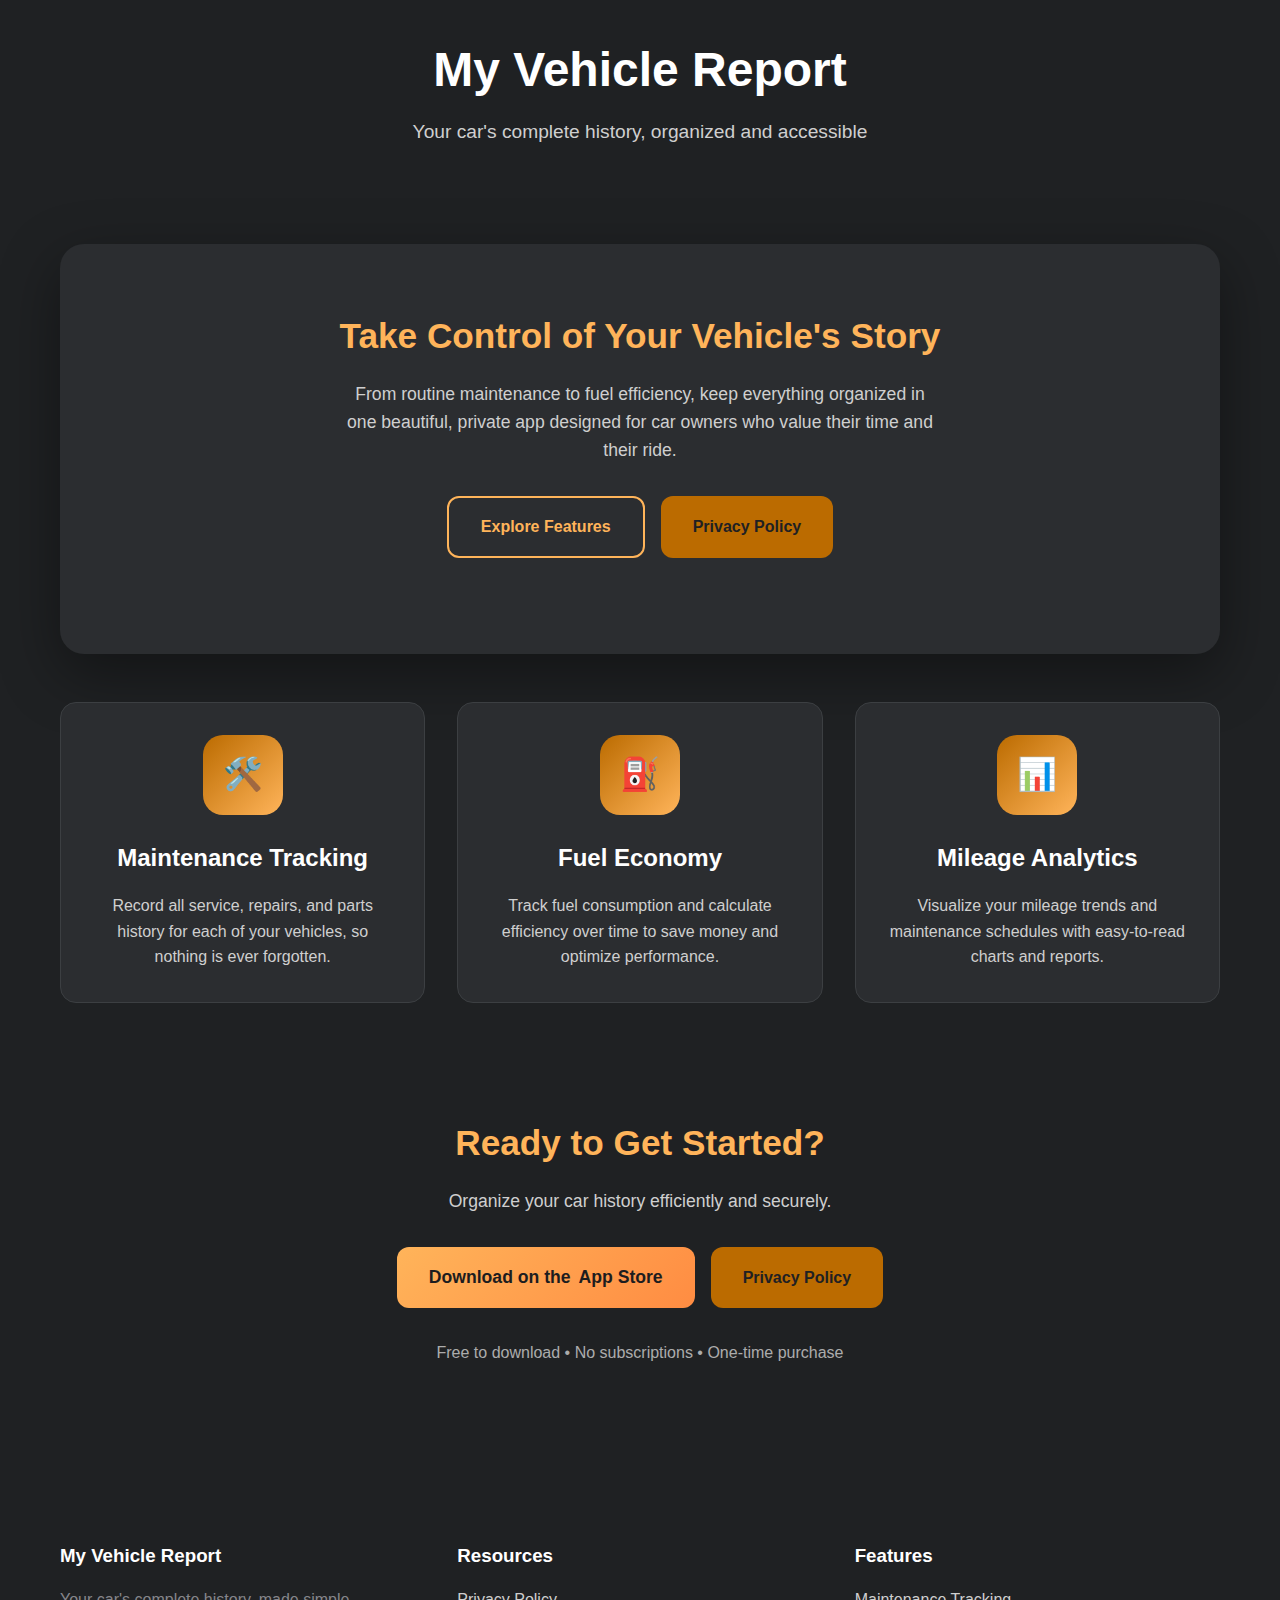
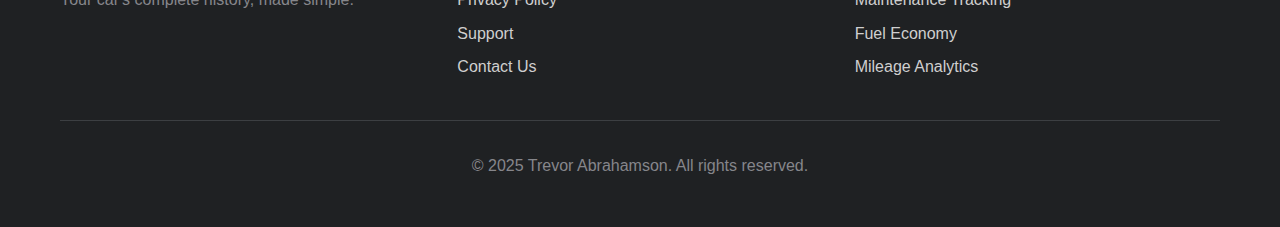
<file: index.html>
<!DOCTYPE html>
<html lang="en">
<head>
<meta charset="UTF-8">
<meta name="viewport" content="width=device-width, initial-scale=1.0">
<title>My Vehicle Report - Complete Car Maintenance Tracker</title>
<meta name="description" content="Track maintenance, fuel economy, and mileage in one simple app. Your car's complete history, made easy.">
<style>
* {
    margin: 0;
    padding: 0;
    box-sizing: border-box;
}

body {
    font-family: -apple-system, BlinkMacSystemFont, 'Segoe UI', Roboto, sans-serif;
    line-height: 1.6;
    color: #E8E8E8;
    background: #1F2123;
    min-height: 100vh;
}

.container {
    max-width: 1200px;
    margin: 0 auto;
    padding: 0 20px;
}

header {
    padding: 2rem 0;
    text-align: center;
}

h1 {
    color: #FFFFFF;
    font-size: 3rem;
    font-weight: 700;
    margin-bottom: 0.5rem;
}

.tagline {
    color: #CFCFCF;
    font-size: 1.2rem;
    margin-bottom: 2rem;
    font-weight: 300;
}

.hero {
    background: #2B2D30;
    border-radius: 24px;
    padding: 4rem 2rem;
    margin: 2rem 0;
    box-shadow: 0 20px 60px rgba(0,0,0,0.4);
    text-align: center;
}

.hero h2 {
    font-size: 2.2rem;
    color: #FFB45A;
    margin-bottom: 1rem;
}

.hero p {
    font-size: 1.1rem;
    color: #CFCFCF;
    max-width: 600px;
    margin: 0 auto 2rem;
}

.features-grid {
    display: grid;
    grid-template-columns: repeat(auto-fit, minmax(320px, 1fr));
    gap: 2rem;
    margin: 3rem 0;
}

.feature-card {
    background: #2B2D30;
    padding: 2rem;
    border-radius: 16px;
    text-align: center;
    border: 1px solid #3C3F42;
    transition: transform 0.3s ease, box-shadow 0.3s ease;
}

.feature-card:hover {
    transform: translateY(-5px);
    box-shadow: 0 15px 40px rgba(255,180,90,0.3);
}

.feature-icon {
    width: 80px;
    height: 80px;
    background: linear-gradient(135deg, #BB6B00, #FFB45A);
    border-radius: 20px;
    display: flex;
    align-items: center;
    justify-content: center;
    color: #1F2123;
    font-size: 2rem;
    margin: 0 auto 1.5rem;
}

.feature-card h3 {
    font-size: 1.5rem;
    color: #FFFFFF;
    margin-bottom: 1rem;
}

.feature-card p {
    color: #CFCFCF;
    line-height: 1.6;
}

.cta-section {
    text-align: center;
    padding: 4rem 2rem;
}

.cta-buttons {
    display: flex;
    gap: 1rem;
    justify-content: center;
    flex-wrap: wrap;
    margin: 2rem 0;
}

.btn {
    display: inline-flex;
    align-items: center;
    gap: 0.5rem;
    padding: 1rem 2rem;
    background: #BB6B00;
    color: #1F2123;
    text-decoration: none;
    border-radius: 12px;
    font-weight: 600;
    transition: all 0.3s ease;
    border: none;
    cursor: pointer;
}

.btn:hover {
    background: #FFB45A;
    color: #1F2123;
    transform: translateY(-2px);
}

.btn-appstore {
    background: #000;
}

.btn-appstore:hover {
    background: #333;
}

.btn-outline {
    background: transparent;
    border: 2px solid #FFB45A;
    color: #FFB45A;
}

.btn-outline:hover {
    background: #FFB45A;
    color: #1F2123;
}

footer {
    background: #1F2123;
    color: #E8E8E8;
    padding: 3rem 0;
    margin-top: 4rem;
}

.footer-content {
    display: grid;
    grid-template-columns: repeat(auto-fit, minmax(250px, 1fr));
    gap: 2rem;
    margin-bottom: 2rem;
}

.footer-section h3 {
    margin-bottom: 1rem;
    color: #FFFFFF;
}

.footer-section a {
    color: #CFCFCF;
    text-decoration: none;
    display: block;
    margin-bottom: 0.5rem;
    transition: color 0.3s ease;
}

.footer-section a:hover {
    color: #FFB45A;
}

.copyright {
    text-align: center;
    padding-top: 2rem;
    border-top: 1px solid #3C3F42;
    color: #86868b;
}

@media (max-width: 768px) {
    h1 { font-size: 2.2rem; }
    .tagline { font-size: 1rem; }
    .hero { padding: 2rem 1rem; }
    .features-grid { grid-template-columns: 1fr; }
    .cta-buttons { flex-direction: column; align-items: center; }
    .btn { width: 100%; max-width: 300px; justify-content: center; }
}
</style>
</head>
<body>
<div class="container">
    <header>
        <h1>My Vehicle Report</h1>
        <p class="tagline">Your car's complete history, organized and accessible</p>
    </header>

    <section class="hero">
        <h2>Take Control of Your Vehicle's Story</h2>
        <p>From routine maintenance to fuel efficiency, keep everything organized in one beautiful, private app designed for car owners who value their time and their ride.</p>
        <div class="cta-buttons">
            <a href="#features" class="btn btn-outline">Explore Features</a>
            <a href="./privacy-policy.html" class="btn">Privacy Policy</a>
        </div>
    </section>

    <section class="features-grid" id="features">
        <div class="feature-card">
            <div class="feature-icon">🛠️</div>
            <h3>Maintenance Tracking</h3>
            <p>Record all service, repairs, and parts history for each of your vehicles, so nothing is ever forgotten.</p>
        </div>
        <div class="feature-card">
            <div class="feature-icon">⛽</div>
            <h3>Fuel Economy</h3>
            <p>Track fuel consumption and calculate efficiency over time to save money and optimize performance.</p>
        </div>
        <div class="feature-card">
            <div class="feature-icon">📊</div>
            <h3>Mileage Analytics</h3>
            <p>Visualize your mileage trends and maintenance schedules with easy-to-read charts and reports.</p>
        </div>
    </section>

    <section class="cta-section">
    <h2 style="color: #FFB45A; font-size: 2.2rem; margin-bottom: 1rem;">Ready to Get Started?</h2>
    <p style="color: #CFCFCF; margin-bottom: 2rem; font-size: 1.1rem;">Organize your car history efficiently and securely.</p>
    <div class="cta-buttons">
        <a href="https://apps.apple.com/app/idYOUR_APP_ID_HERE" 
           style="display: inline-flex; align-items: center; justify-content: center; gap: 0.5rem; padding: 1rem 2rem; background: linear-gradient(135deg, #FFB45A, #FF8C42); color: #1d1d1f; font-weight: 700; font-size: 1.1rem; border-radius: 12px; text-decoration: none; transition: all 0.3s ease;" 
           onmouseover="this.style.filter='brightness(1.1)'" 
           onmouseout="this.style.filter='brightness(1)'">
            <span>Download on the</span>
            <span>App Store</span>
        </a>
        <a href="./privacy-policy.html" class="btn" style="padding: 1rem 2rem;">Privacy Policy</a>
    </div>
    <p style="color: #CFCFCF; margin-top: 1rem; opacity: 0.8;">Free to download • No subscriptions • One-time purchase</p>
</section>

</div>

<footer>
    <div class="container">
        <div class="footer-content">
            <div class="footer-section">
                <h3>My Vehicle Report</h3>
                <p style="color: #86868b;">Your car's complete history, made simple.</p>
            </div>
            <div class="footer-section">
                <h3>Resources</h3>
                <a href="./privacy-policy.html">Privacy Policy</a>
                <a href="mailto:support@myvehiclereport.com">Support</a>
                <a href="mailto:contact@myvehiclereport.com">Contact Us</a>
            </div>
            <div class="footer-section">
                <h3>Features</h3>
                <a href="#features">Maintenance Tracking</a>
                <a href="#features">Fuel Economy</a>
                <a href="#features">Mileage Analytics</a>
            </div>
        </div>
        <div class="copyright">
            <p>© 2025 Trevor Abrahamson. All rights reserved.</p>
        </div>
    </div>
</footer>
</body>
</html>
</file>
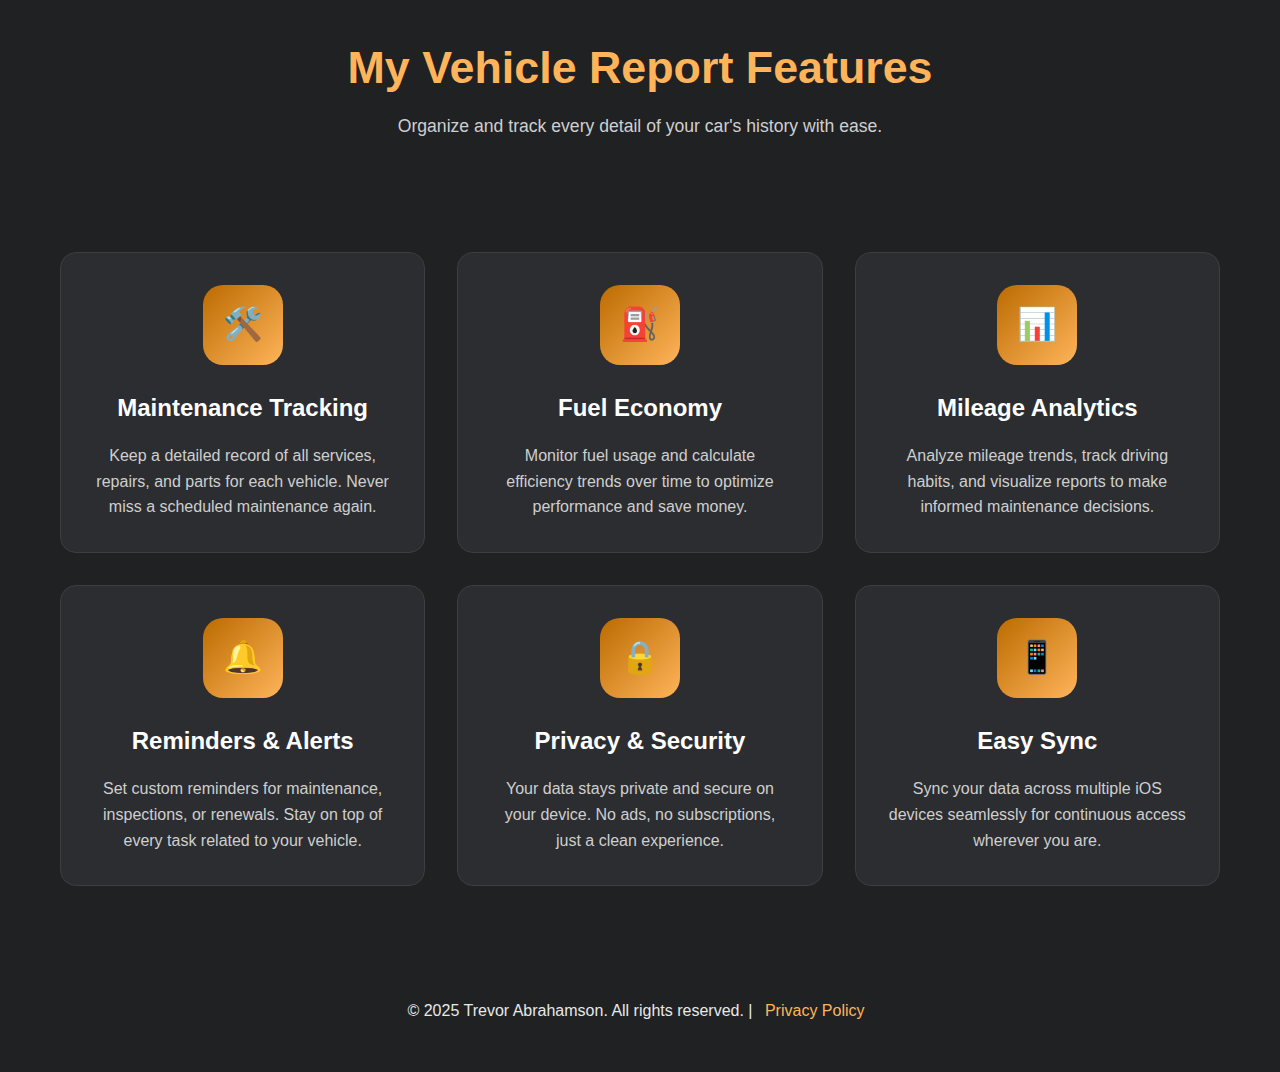
<file: features.html>
<!DOCTYPE html>
<html lang="en">
<head>
<meta charset="UTF-8">
<meta name="viewport" content="width=device-width, initial-scale=1.0">
<title>My Vehicle Report Features</title>
<meta name="description" content="Discover all the features of My Vehicle Report, your complete car maintenance and tracking app.">
<style>
* { margin: 0; padding: 0; box-sizing: border-box; }

body {
    font-family: -apple-system, BlinkMacSystemFont, 'Segoe UI', Roboto, sans-serif;
    line-height: 1.6;
    color: #E8E8E8;
    background: #1F2123;
    min-height: 100vh;
}

.container { max-width: 1200px; margin: 0 auto; padding: 0 20px; }

header { text-align: center; padding: 2rem 0; }

h1 { font-size: 2.8rem; color: #FFB45A; margin-bottom: 0.5rem; }
p.tagline { color: #CFCFCF; font-size: 1.1rem; margin-bottom: 2rem; font-weight: 300; }

.features-grid {
    display: grid;
    grid-template-columns: repeat(auto-fit, minmax(320px, 1fr));
    gap: 2rem;
    margin: 3rem 0;
}

.feature-card {
    background: #2B2D30;
    padding: 2rem;
    border-radius: 16px;
    text-align: center;
    border: 1px solid #3C3F42;
    transition: transform 0.3s ease, box-shadow 0.3s ease;
}

.feature-card:hover {
    transform: translateY(-5px);
    box-shadow: 0 15px 40px rgba(255,180,90,0.3);
}

.feature-icon {
    width: 80px;
    height: 80px;
    background: linear-gradient(135deg, #BB6B00, #FFB45A);
    border-radius: 20px;
    display: flex;
    align-items: center;
    justify-content: center;
    color: #1F2123;
    font-size: 2rem;
    margin: 0 auto 1.5rem;
}

.feature-card h3 { font-size: 1.5rem; color: #FFFFFF; margin-bottom: 1rem; }
.feature-card p { color: #CFCFCF; line-height: 1.6; }

footer {
    background: #1F2123;
    color: #E8E8E8;
    padding: 3rem 0;
    margin-top: 4rem;
    text-align: center;
}

footer a { color: #FFB45A; text-decoration: none; margin: 0 0.5rem; }
footer a:hover { text-decoration: underline; }

@media (max-width: 768px) {
    h1 { font-size: 2.2rem; }
    .features-grid { grid-template-columns: 1fr; }
}
</style>
</head>
<body>
<div class="container">
    <header>
        <h1>My Vehicle Report Features</h1>
        <p class="tagline">Organize and track every detail of your car's history with ease.</p>
    </header>

    <section class="features-grid">
        <div class="feature-card">
            <div class="feature-icon">🛠️</div>
            <h3>Maintenance Tracking</h3>
            <p>Keep a detailed record of all services, repairs, and parts for each vehicle. Never miss a scheduled maintenance again.</p>
        </div>
        <div class="feature-card">
            <div class="feature-icon">⛽</div>
            <h3>Fuel Economy</h3>
            <p>Monitor fuel usage and calculate efficiency trends over time to optimize performance and save money.</p>
        </div>
        <div class="feature-card">
            <div class="feature-icon">📊</div>
            <h3>Mileage Analytics</h3>
            <p>Analyze mileage trends, track driving habits, and visualize reports to make informed maintenance decisions.</p>
        </div>
        <div class="feature-card">
            <div class="feature-icon">🔔</div>
            <h3>Reminders & Alerts</h3>
            <p>Set custom reminders for maintenance, inspections, or renewals. Stay on top of every task related to your vehicle.</p>
        </div>
        <div class="feature-card">
            <div class="feature-icon">🔒</div>
            <h3>Privacy & Security</h3>
            <p>Your data stays private and secure on your device. No ads, no subscriptions, just a clean experience.</p>
        </div>
        <div class="feature-card">
            <div class="feature-icon">📱</div>
            <h3>Easy Sync</h3>
            <p>Sync your data across multiple iOS devices seamlessly for continuous access wherever you are.</p>
        </div>
    </section>
</div>

<footer>
    <p>© 2025 Trevor Abrahamson. All rights reserved. | <a href="./privacy-policy.html">Privacy Policy</a></p>
</footer>
</body>
</html>
</file>
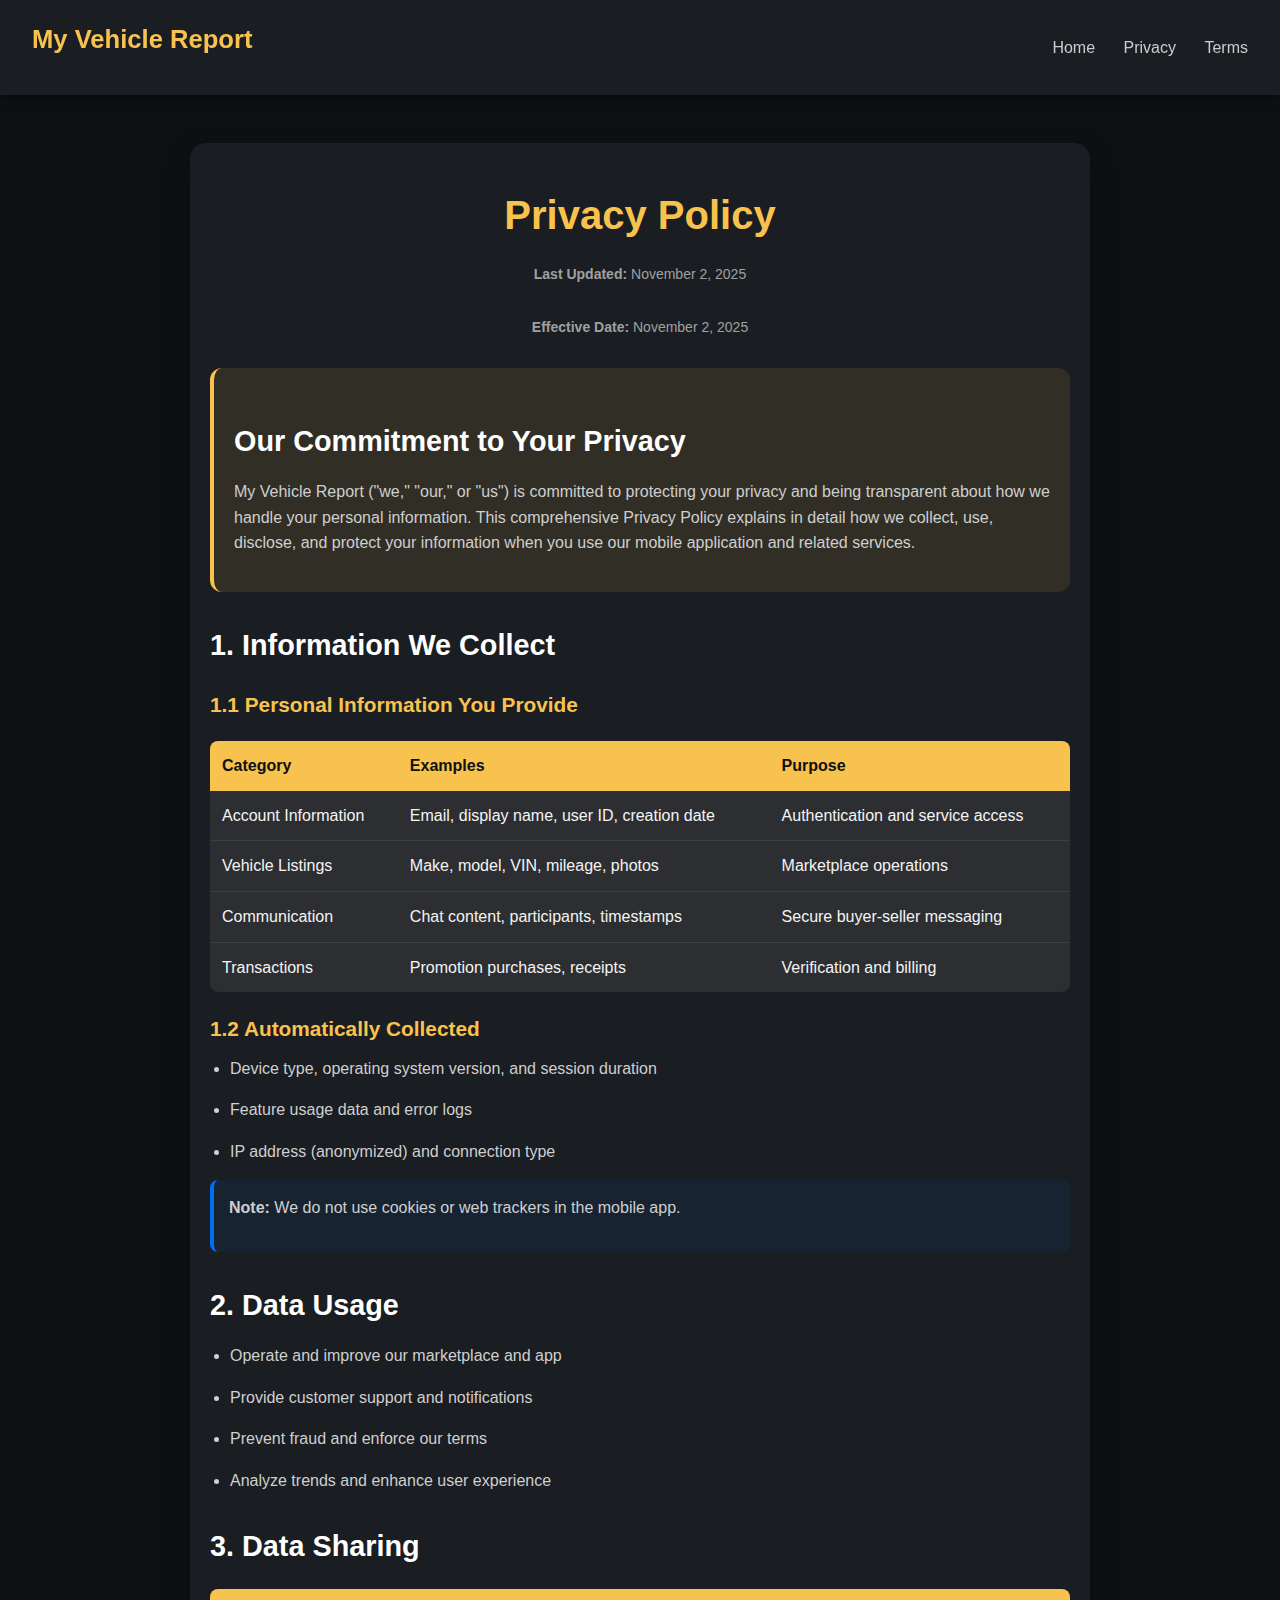
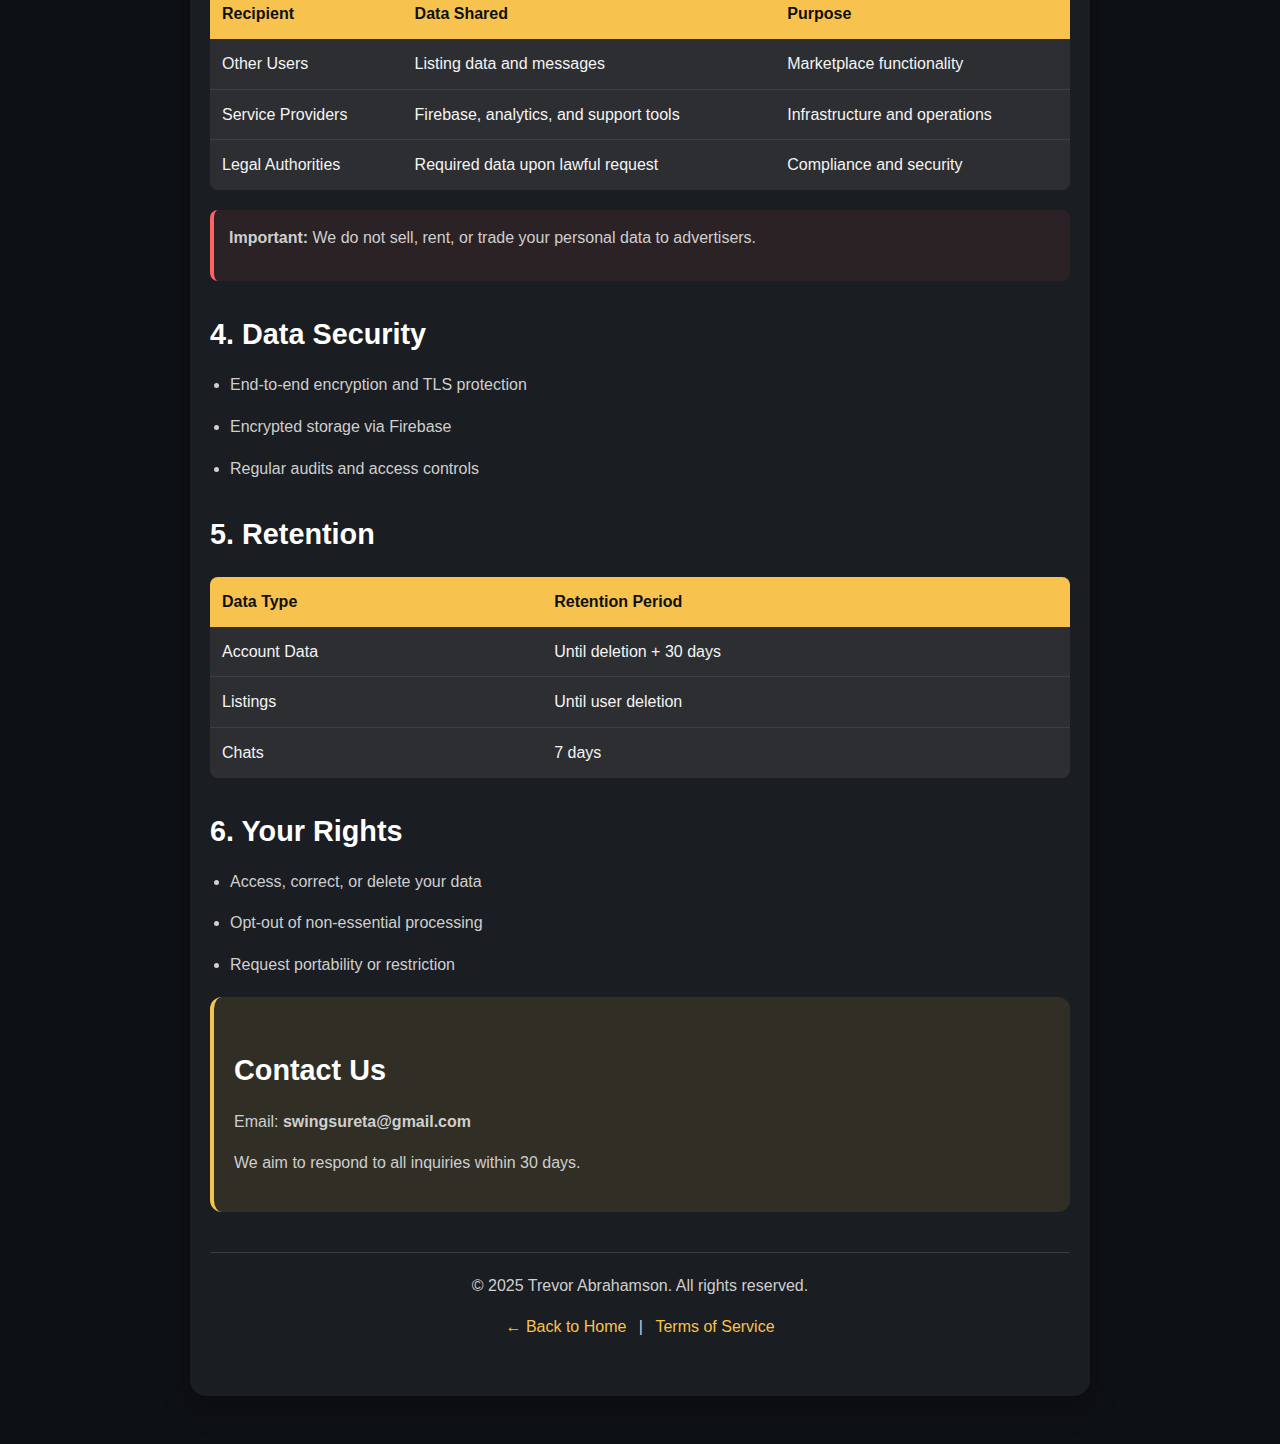
<file: privacy-policy.html>
<!DOCTYPE html>
<html lang="en">
<head>
<meta charset="UTF-8">
<meta name="viewport" content="width=device-width, initial-scale=1.0">
<title>Privacy Policy - My Vehicle Report</title>
<meta name="description" content="Comprehensive Privacy Policy for My Vehicle Report. Learn how we handle, protect, and manage your data with full transparency.">

<style>
:root {
  --bg-dark: #0e1114;
  --bg-mid: #1a1d21;
  --text-light: #f4f4f4;
  --accent: #f8c24e;
  --accent-blue: #0070f3;
  --border: #3c3f42;
}

* { margin: 0; padding: 0; box-sizing: border-box; }

body {
  font-family: -apple-system, BlinkMacSystemFont, 'Segoe UI', Roboto, sans-serif;
  background-color: var(--bg-dark);
  color: var(--text-light);
  line-height: 1.6;
  min-height: 100vh;
}

/* HEADER */
header {
  background: var(--bg-mid);
  color: white;
  padding: 1.2rem 2rem;
  display: flex;
  justify-content: space-between;
  align-items: center;
  position: sticky;
  top: 0;
  z-index: 100;
  box-shadow: 0 2px 10px rgba(0,0,0,0.5);
}

header h1 {
  color: var(--accent);
  font-size: 1.6rem;
  font-weight: 800;
}

nav a {
  color: #ccc;
  margin-left: 1.5rem;
  text-decoration: none;
  font-weight: 500;
  transition: color 0.3s ease;
}

nav a:hover {
  color: var(--accent);
}

/* PAGE CONTAINER */
.container {
  max-width: 900px;
  margin: 3rem auto;
  padding: 40px 20px;
  background: var(--bg-mid);
  border-radius: 16px;
  box-shadow: 0 10px 30px rgba(0,0,0,0.3);
}

/* HEADINGS */
h1 {
  font-size: 2.5rem;
  color: var(--accent);
  margin-bottom: 1rem;
  text-align: center;
}
h2 {
  font-size: 1.8rem;
  color: #fff;
  margin-top: 30px;
  margin-bottom: 15px;
}
h3 {
  font-size: 1.3rem;
  color: var(--accent);
  margin-top: 20px;
  margin-bottom: 10px;
}
p, li {
  color: #cfcfcf;
  margin-bottom: 1rem;
}
ul { margin-left: 20px; margin-bottom: 1rem; }

.last-updated {
  color: #a0a0a0;
  font-size: 14px;
  margin-bottom: 30px;
  text-align: center;
}

/* BOX STYLES */
.highlight-box {
  background: rgba(248, 194, 78, 0.1);
  padding: 20px;
  border-radius: 12px;
  margin: 20px 0;
  border-left: 4px solid var(--accent);
}
.info-box {
  background: rgba(0,112,243,0.08);
  padding: 15px;
  border-radius: 8px;
  margin: 15px 0;
  border-left: 4px solid var(--accent-blue);
}
.warning-box {
  background: rgba(255,100,100,0.08);
  padding: 15px;
  border-radius: 8px;
  margin: 15px 0;
  border-left: 4px solid #ff6464;
}

/* TABLE */
.data-table {
  width: 100%;
  border-collapse: collapse;
  margin: 20px 0;
  background: #2c2e31;
  border-radius: 8px;
  overflow: hidden;
}
.data-table th {
  background: var(--accent);
  color: var(--bg-dark);
  padding: 12px;
  text-align: left;
  font-weight: 600;
}
.data-table td {
  padding: 12px;
  border-bottom: 1px solid var(--border);
}
.data-table tr:last-child td { border-bottom: none; }

/* FOOTER */
.footer {
  margin-top: 40px;
  padding-top: 20px;
  border-top: 1px solid var(--border);
  text-align: center;
  color: #a0a0a0;
}
.footer a {
  color: var(--accent);
  text-decoration: none;
  margin: 0 0.5rem;
}
.footer a:hover { text-decoration: underline; }

@media (max-width: 768px) {
  h1 { font-size: 2rem; }
  h2 { font-size: 1.5rem; }
  .data-table { font-size: 14px; }
  .data-table th, .data-table td { padding: 8px; }
  header { flex-direction: column; gap: 0.5rem; text-align: center; }
  nav a { margin: 0 0.7rem; }
}
</style>
</head>
<body>

<header>
  <h1>My Vehicle Report</h1>
  <nav>
    <a href="./index.html">Home</a>
    <a href="./privacy-policy.html">Privacy</a>
    <a href="./terms.html">Terms</a>
  </nav>
</header>

<div class="container">
  <h1>Privacy Policy</h1>
  <p class="last-updated"><strong>Last Updated:</strong> November 2, 2025</p>
  <p class="last-updated"><strong>Effective Date:</strong> November 2, 2025</p>

  <div class="highlight-box">
    <h2>Our Commitment to Your Privacy</h2>
    <p>My Vehicle Report ("we," "our," or "us") is committed to protecting your privacy and being transparent about how we handle your personal information. This comprehensive Privacy Policy explains in detail how we collect, use, disclose, and protect your information when you use our mobile application and related services.</p>
  </div>

  <h2>1. Information We Collect</h2>
  <h3>1.1 Personal Information You Provide</h3>
  <table class="data-table">
    <thead>
      <tr>
        <th>Category</th>
        <th>Examples</th>
        <th>Purpose</th>
      </tr>
    </thead>
    <tbody>
      <tr>
        <td>Account Information</td>
        <td>Email, display name, user ID, creation date</td>
        <td>Authentication and service access</td>
      </tr>
      <tr>
        <td>Vehicle Listings</td>
        <td>Make, model, VIN, mileage, photos</td>
        <td>Marketplace operations</td>
      </tr>
      <tr>
        <td>Communication</td>
        <td>Chat content, participants, timestamps</td>
        <td>Secure buyer-seller messaging</td>
      </tr>
      <tr>
        <td>Transactions</td>
        <td>Promotion purchases, receipts</td>
        <td>Verification and billing</td>
      </tr>
    </tbody>
  </table>

  <h3>1.2 Automatically Collected</h3>
  <ul>
    <li>Device type, operating system version, and session duration</li>
    <li>Feature usage data and error logs</li>
    <li>IP address (anonymized) and connection type</li>
  </ul>

  <div class="info-box">
    <p><strong>Note:</strong> We do not use cookies or web trackers in the mobile app.</p>
  </div>

  <h2>2. Data Usage</h2>
  <ul>
    <li>Operate and improve our marketplace and app</li>
    <li>Provide customer support and notifications</li>
    <li>Prevent fraud and enforce our terms</li>
    <li>Analyze trends and enhance user experience</li>
  </ul>

  <h2>3. Data Sharing</h2>
  <table class="data-table">
    <thead>
      <tr>
        <th>Recipient</th>
        <th>Data Shared</th>
        <th>Purpose</th>
      </tr>
    </thead>
    <tbody>
      <tr>
        <td>Other Users</td>
        <td>Listing data and messages</td>
        <td>Marketplace functionality</td>
      </tr>
      <tr>
        <td>Service Providers</td>
        <td>Firebase, analytics, and support tools</td>
        <td>Infrastructure and operations</td>
      </tr>
      <tr>
        <td>Legal Authorities</td>
        <td>Required data upon lawful request</td>
        <td>Compliance and security</td>
      </tr>
    </tbody>
  </table>

  <div class="warning-box">
    <p><strong>Important:</strong> We do not sell, rent, or trade your personal data to advertisers.</p>
  </div>

  <h2>4. Data Security</h2>
  <ul>
    <li>End-to-end encryption and TLS protection</li>
    <li>Encrypted storage via Firebase</li>
    <li>Regular audits and access controls</li>
  </ul>

  <h2>5. Retention</h2>
  <table class="data-table">
    <thead>
      <tr>
        <th>Data Type</th>
        <th>Retention Period</th>
      </tr>
    </thead>
    <tbody>
      <tr>
        <td>Account Data</td>
        <td>Until deletion + 30 days</td>
      </tr>
      <tr>
        <td>Listings</td>
        <td>Until user deletion</td>
      </tr>
      <tr>
        <td>Chats</td>
        <td>7 days</td>
      </tr>
    </tbody>
  </table>

  <h2>6. Your Rights</h2>
  <ul>
    <li>Access, correct, or delete your data</li>
    <li>Opt-out of non-essential processing</li>
    <li>Request portability or restriction</li>
  </ul>

  <div class="highlight-box">
    <h2>Contact Us</h2>
    <p>Email: <strong>swingsureta@gmail.com</strong></p>
    <p>We aim to respond to all inquiries within 30 days.</p>
  </div>

  <div class="footer">
    <p>© 2025 Trevor Abrahamson. All rights reserved.</p>
    <p><a href="./index.html">← Back to Home</a> | <a href="./terms.html">Terms of Service</a></p>
  </div>
</div>

</body>
</html>
</file>
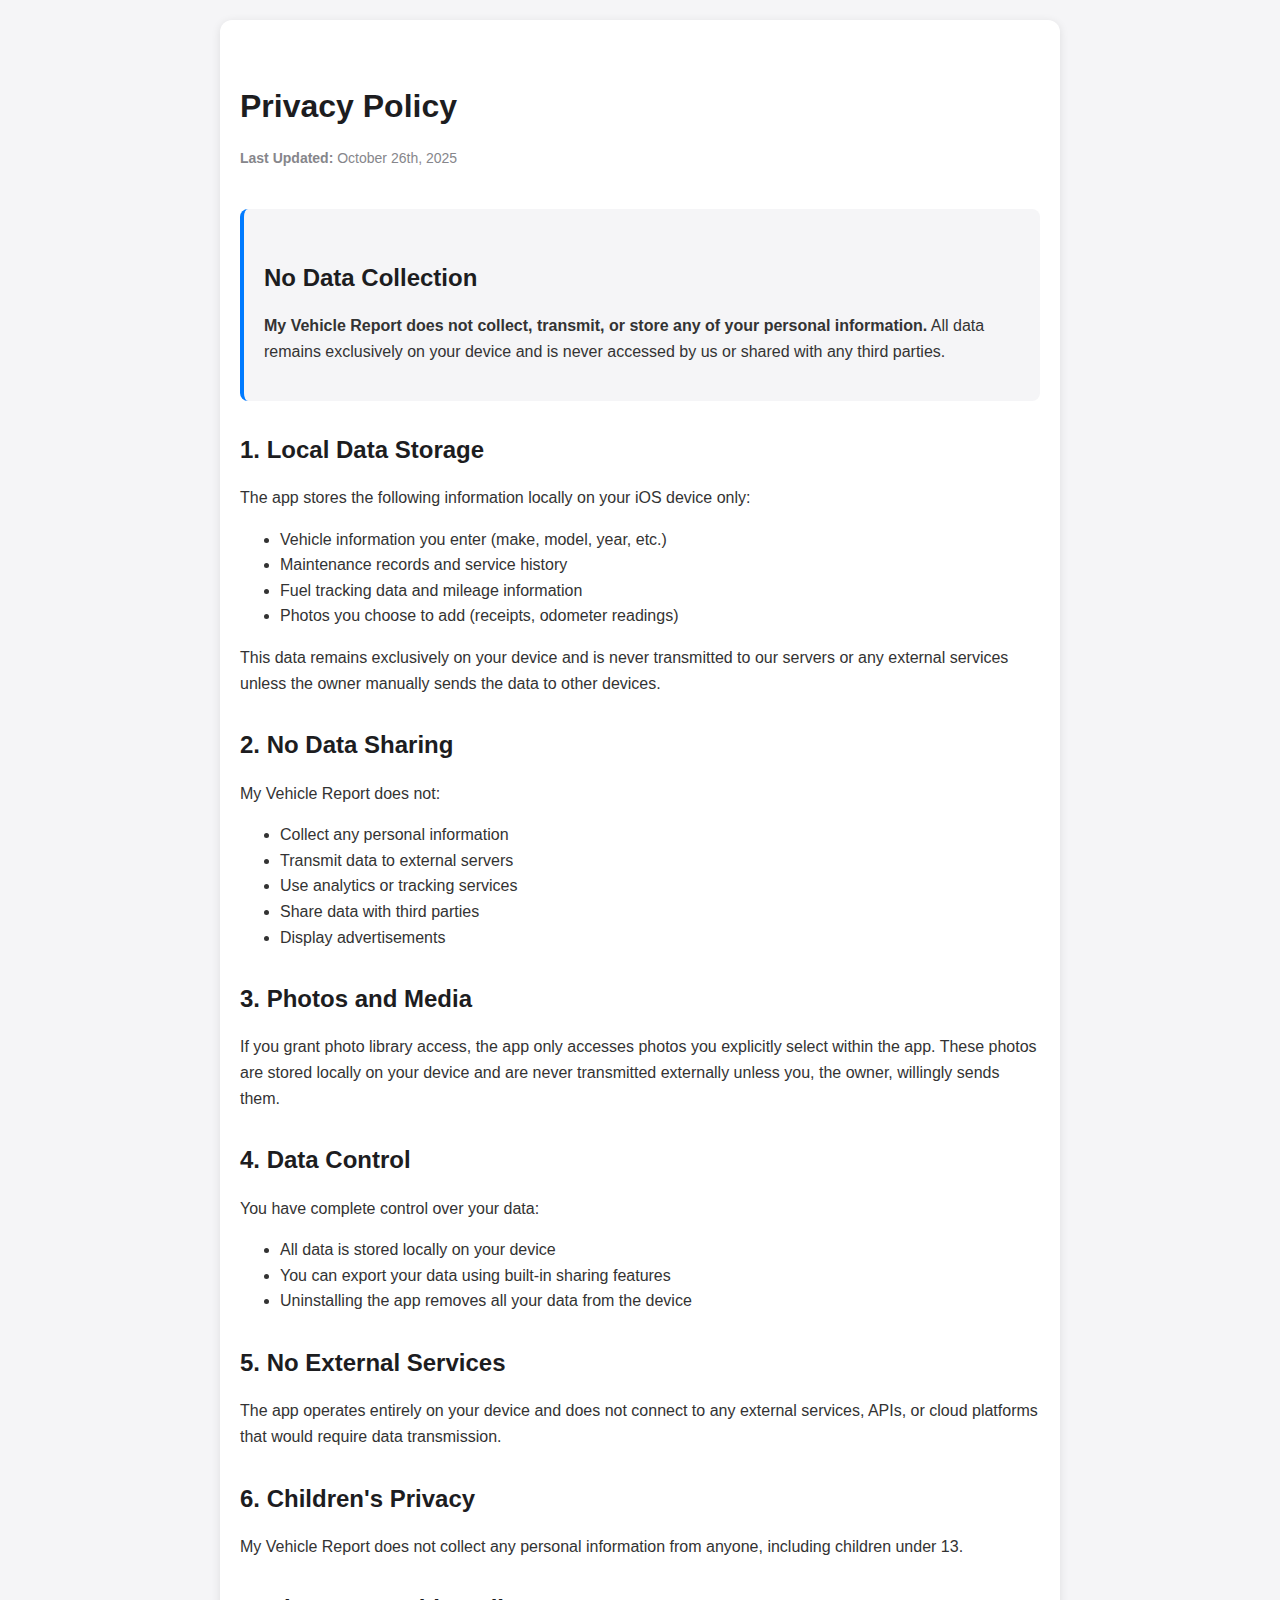
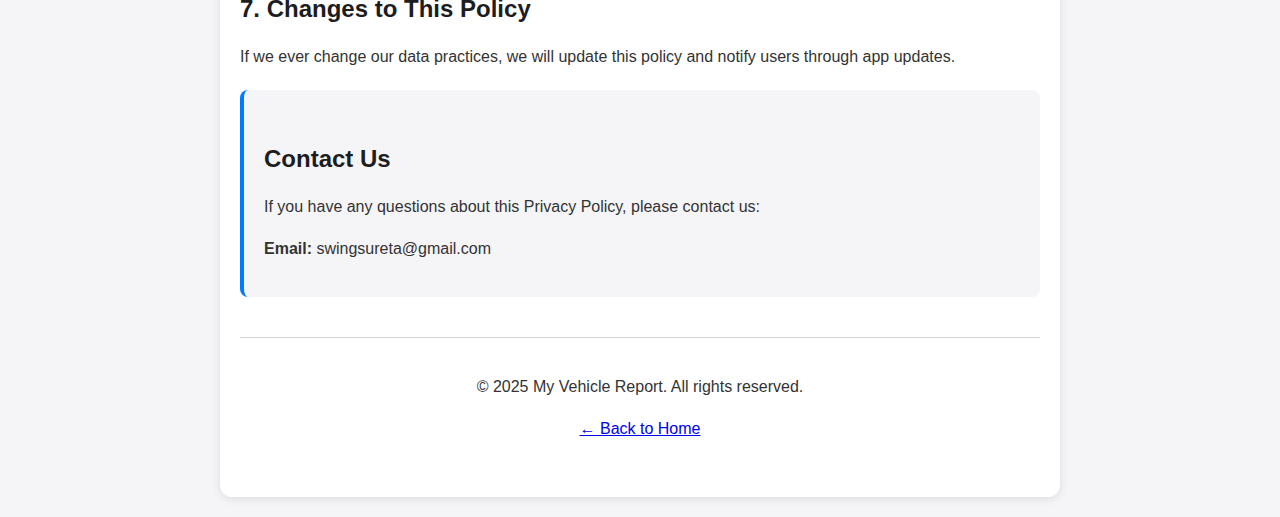
<file: privacypolicy.html>
<!DOCTYPE html>
<html lang="en">
<head>
    <meta charset="UTF-8">
    <meta name="viewport" content="width=device-width, initial-scale=1.0">
    <title>Privacy Policy - My Vehicle Report</title>
    <style>
        body { 
            font-family: -apple-system, BlinkMacSystemFont, 'Segoe UI', Roboto, Oxygen, Ubuntu, Cantarell, sans-serif; 
            margin: 0; 
            padding: 0; 
            line-height: 1.6;
            color: #333;
            background-color: #f5f5f7;
        }
        .container { 
            max-width: 800px; 
            margin: 0 auto; 
            padding: 40px 20px;
            background: white;
            box-shadow: 0 2px 10px rgba(0,0,0,0.1);
            border-radius: 12px;
            margin-top: 20px;
            margin-bottom: 20px;
        }
        h1 { color: #1d1d1f; margin-bottom: 10px; }
        h2 { color: #1d1d1f; margin-top: 30px; margin-bottom: 15px; }
        .last-updated { color: #86868b; font-size: 14px; margin-bottom: 40px; }
        .highlight-box { background: #f5f5f7; padding: 20px; border-radius: 8px; margin: 20px 0; border-left: 4px solid #007AFF; }
        .footer { margin-top: 40px; padding-top: 20px; border-top: 1px solid #d2d2d7; text-align: center; }
    </style>
</head>
<body>
    <div class="container">
        <h1>Privacy Policy</h1>
        <p class="last-updated"><strong>Last Updated:</strong> October 26th, 2025</p>
        
        <div class="highlight-box">
            <h2>No Data Collection</h2>
            <p><strong>My Vehicle Report does not collect, transmit, or store any of your personal information.</strong> All data remains exclusively on your device and is never accessed by us or shared with any third parties.</p>
        </div>

        <h2>1. Local Data Storage</h2>
        <p>The app stores the following information locally on your iOS device only:</p>
        <ul>
            <li>Vehicle information you enter (make, model, year, etc.)</li>
            <li>Maintenance records and service history</li>
            <li>Fuel tracking data and mileage information</li>
            <li>Photos you choose to add (receipts, odometer readings)</li>
        </ul>
        <p>This data remains exclusively on your device and is never transmitted to our servers or any external services unless the owner manually sends the data to other devices.</p>

        <h2>2. No Data Sharing</h2>
        <p>My Vehicle Report does not:</p>
        <ul>
            <li>Collect any personal information</li>
            <li>Transmit data to external servers</li>
            <li>Use analytics or tracking services</li>
            <li>Share data with third parties</li>
            <li>Display advertisements</li>
        </ul>

        <h2>3. Photos and Media</h2>
        <p>If you grant photo library access, the app only accesses photos you explicitly select within the app. These photos are stored locally on your device and are never transmitted externally unless you, the owner, willingly sends them.</p>

        <h2>4. Data Control</h2>
        <p>You have complete control over your data:</p>
        <ul>
            <li>All data is stored locally on your device</li>
            <li>You can export your data using built-in sharing features</li>
            <li>Uninstalling the app removes all your data from the device</li>
        </ul>

        <h2>5. No External Services</h2>
        <p>The app operates entirely on your device and does not connect to any external services, APIs, or cloud platforms that would require data transmission.</p>

        <h2>6. Children's Privacy</h2>
        <p>My Vehicle Report does not collect any personal information from anyone, including children under 13.</p>

        <h2>7. Changes to This Policy</h2>
        <p>If we ever change our data practices, we will update this policy and notify users through app updates.</p>

        <div class="highlight-box">
            <h2>Contact Us</h2>
            <p>If you have any questions about this Privacy Policy, please contact us:</p>
            <p><strong>Email:</strong> swingsureta@gmail.com</p>
        </div>

        <div class="footer">
            <p>&copy; 2025 My Vehicle Report. All rights reserved.</p>
            <p><a href="index.html">← Back to Home</a></p>
        </div>
    </div>
</body>
</html>
</file>
